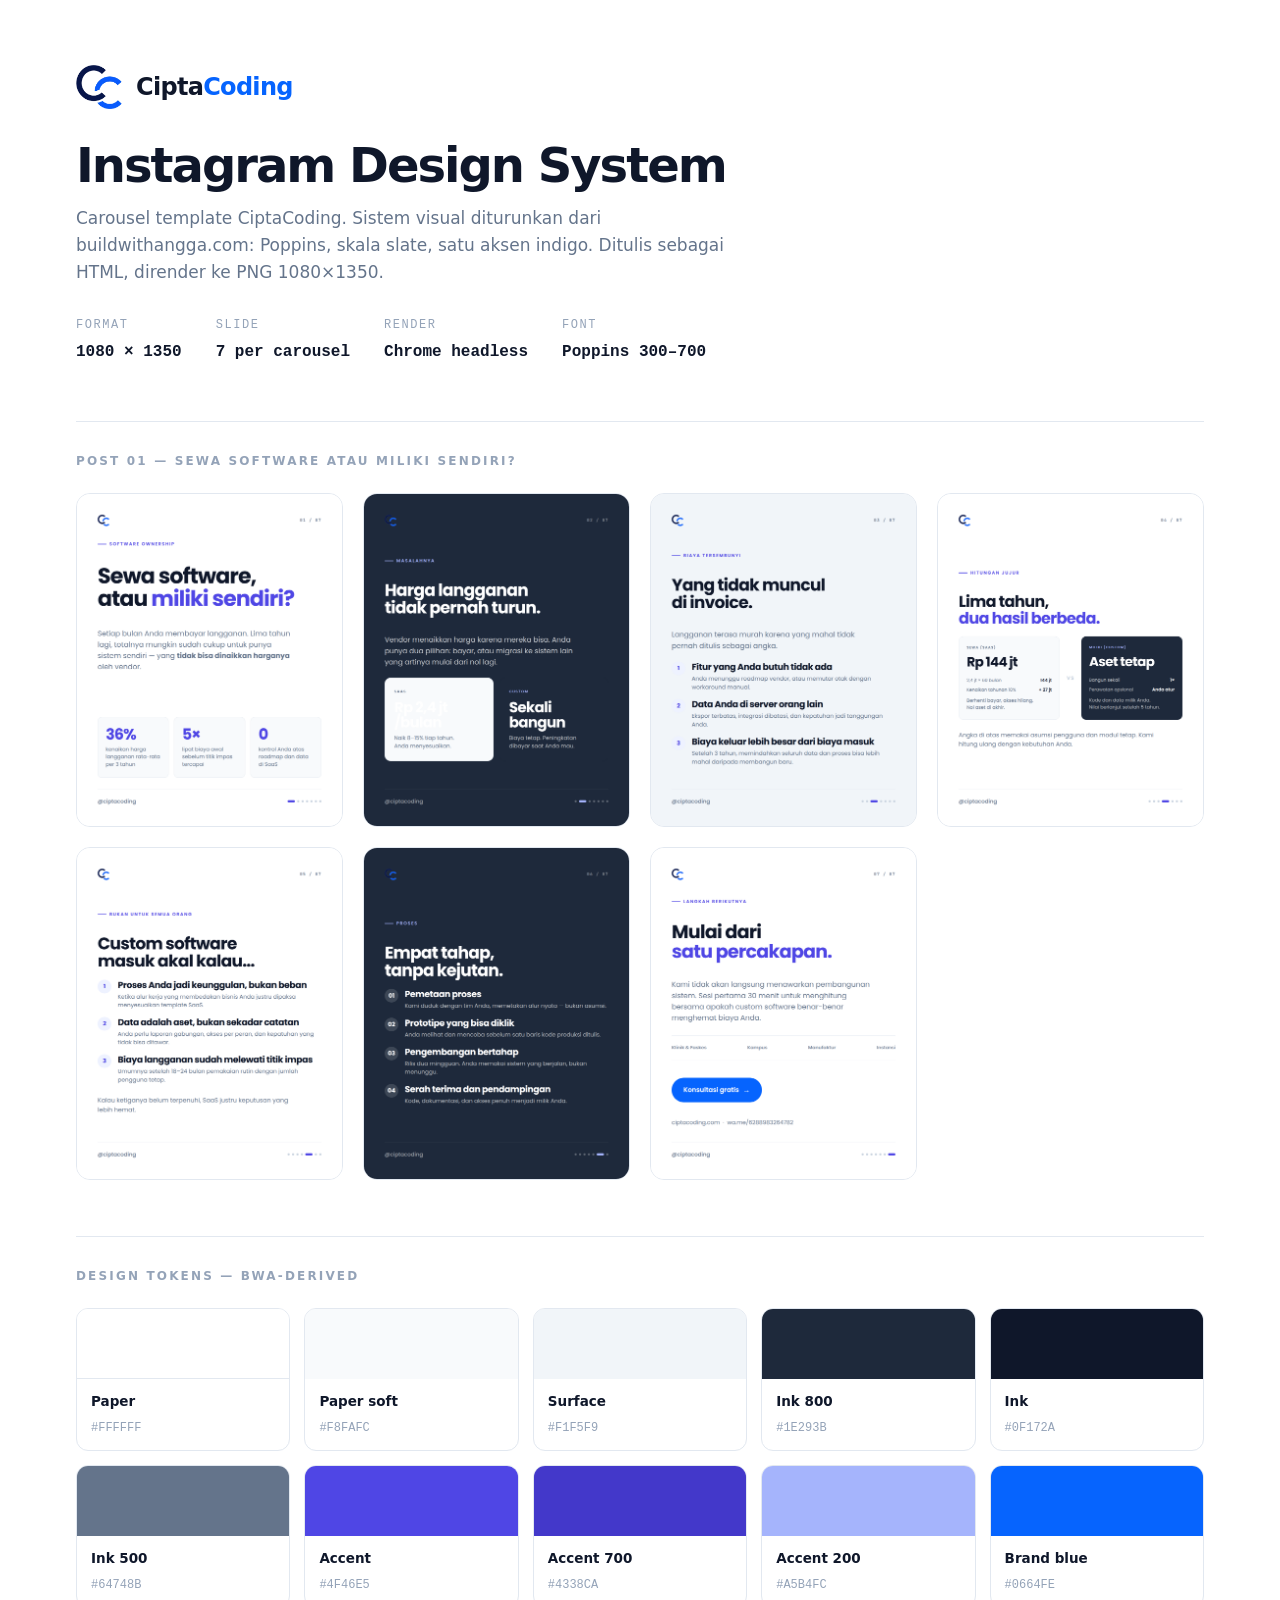
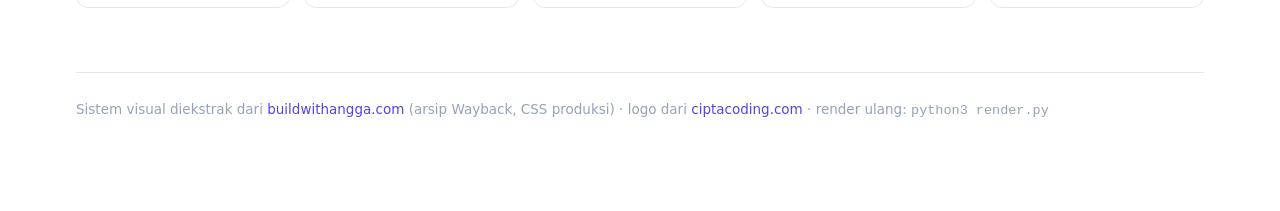
<file: index.html>
<!DOCTYPE html>
<html lang="id">
<head>
<meta charset="utf-8">
<meta name="viewport" content="width=device-width,initial-scale=1">
<title>CiptaCoding · Instagram Design System</title>
<style>
* { margin:0; padding:0; box-sizing:border-box; }
body {
  background:#FFFFFF; color:#0F172A; line-height:1.6;
  font-family:"Poppins",-apple-system,BlinkMacSystemFont,"Segoe UI",system-ui,sans-serif;
}
.wrap { max-width:1180px; margin:0 auto; padding:64px 26px 90px; }

.brand { display:flex; align-items:center; gap:14px; margin-bottom:30px; }
.brand img { width:46px; height:46px; object-fit:contain; }
.brand span { font-size:24px; font-weight:700; letter-spacing:-.7px; }
.brand em { font-style:normal; color:#0664FE; }

h1 { font-size:48px; font-weight:700; letter-spacing:-2px; line-height:1.06; margin-bottom:14px; }
.sub { font-size:17px; color:#64748B; max-width:680px; }

.meta { display:flex; gap:34px; margin-top:30px; flex-wrap:wrap; }
.meta div { font-family:ui-monospace,SFMono-Regular,monospace; font-size:12px; letter-spacing:.13em;
            text-transform:uppercase; color:#94A3B8; }
.meta b { display:block; font-family:inherit; font-size:16px; letter-spacing:0;
          text-transform:none; color:#0F172A; font-weight:600; margin-top:4px; }

h2 { font-size:12px; font-weight:600; letter-spacing:.18em; text-transform:uppercase;
     color:#94A3B8; margin:56px 0 22px; padding-top:30px; border-top:1px solid #E2E8F0; }

.grid { display:grid; grid-template-columns:repeat(auto-fill,minmax(238px,1fr)); gap:20px; }
.grid a { display:block; border-radius:14px; overflow:hidden; border:1px solid #E2E8F0;
          background:#fff; transition:transform .18s ease, box-shadow .18s ease; }
.grid a:hover { transform:translateY(-4px); box-shadow:0 18px 38px -18px rgba(15,23,42,.35); }
.grid img { width:100%; display:block; }

.tokens { display:grid; grid-template-columns:repeat(auto-fill,minmax(178px,1fr)); gap:14px; }
.tok { border:1px solid #E2E8F0; border-radius:12px; overflow:hidden; background:#fff; }
.tok .sw { height:70px; }
.tok .lb { padding:12px 14px; }
.tok .lb b { display:block; font-size:13.5px; font-weight:600; }
.tok .lb code { font-family:ui-monospace,SFMono-Regular,monospace; font-size:12px; color:#94A3B8; }

footer { margin-top:64px; padding-top:26px; border-top:1px solid #E2E8F0;
         font-size:13.5px; color:#94A3B8; }
footer a { color:#4F46E5; text-decoration:none; }
</style>
</head>
<body>
<div class="wrap">

  <div class="brand">
    <img src="src/assets/logo-mark.png" alt="CiptaCoding">
    <span>Cipta<em>Coding</em></span>
  </div>

  <h1>Instagram Design System</h1>
  <p class="sub">
    Carousel template CiptaCoding. Sistem visual diturunkan dari buildwithangga.com:
    Poppins, skala slate, satu aksen indigo. Ditulis sebagai HTML, dirender ke PNG 1080×1350.
  </p>

  <div class="meta">
    <div>Format<b>1080 &times; 1350</b></div>
    <div>Slide<b>7 per carousel</b></div>
    <div>Render<b>Chrome headless</b></div>
    <div>Font<b>Poppins 300&ndash;700</b></div>
  </div>

  <h2>Post 01 &mdash; Sewa software atau miliki sendiri?</h2>
  <div class="grid">
    <a href="exports/p1_01.png"><img src="exports/p1_01.png" alt="Slide 1"></a>
    <a href="exports/p1_02.png"><img src="exports/p1_02.png" alt="Slide 2"></a>
    <a href="exports/p1_03.png"><img src="exports/p1_03.png" alt="Slide 3"></a>
    <a href="exports/p1_04.png"><img src="exports/p1_04.png" alt="Slide 4"></a>
    <a href="exports/p1_05.png"><img src="exports/p1_05.png" alt="Slide 5"></a>
    <a href="exports/p1_06.png"><img src="exports/p1_06.png" alt="Slide 6"></a>
    <a href="exports/p1_07.png"><img src="exports/p1_07.png" alt="Slide 7"></a>
  </div>

  <h2>Design tokens &mdash; BWA-derived</h2>
  <div class="tokens">
    <div class="tok"><div class="sw" style="background:#FFFFFF;border-bottom:1px solid #E2E8F0"></div><div class="lb"><b>Paper</b><code>#FFFFFF</code></div></div>
    <div class="tok"><div class="sw" style="background:#F8FAFC"></div><div class="lb"><b>Paper soft</b><code>#F8FAFC</code></div></div>
    <div class="tok"><div class="sw" style="background:#F1F5F9"></div><div class="lb"><b>Surface</b><code>#F1F5F9</code></div></div>
    <div class="tok"><div class="sw" style="background:#1E293B"></div><div class="lb"><b>Ink 800</b><code>#1E293B</code></div></div>
    <div class="tok"><div class="sw" style="background:#0F172A"></div><div class="lb"><b>Ink</b><code>#0F172A</code></div></div>
    <div class="tok"><div class="sw" style="background:#64748B"></div><div class="lb"><b>Ink 500</b><code>#64748B</code></div></div>
    <div class="tok"><div class="sw" style="background:#4F46E5"></div><div class="lb"><b>Accent</b><code>#4F46E5</code></div></div>
    <div class="tok"><div class="sw" style="background:#4338CA"></div><div class="lb"><b>Accent 700</b><code>#4338CA</code></div></div>
    <div class="tok"><div class="sw" style="background:#A5B4FC"></div><div class="lb"><b>Accent 200</b><code>#A5B4FC</code></div></div>
    <div class="tok"><div class="sw" style="background:#0664FE"></div><div class="lb"><b>Brand blue</b><code>#0664FE</code></div></div>
  </div>

  <footer>
    Sistem visual diekstrak dari <a href="https://buildwithangga.com">buildwithangga.com</a>
    (arsip Wayback, CSS produksi) &middot; logo dari <a href="https://ciptacoding.com">ciptacoding.com</a>
    &middot; render ulang: <code>python3 render.py</code>
  </footer>

</div>
</body>
</html>
</file>
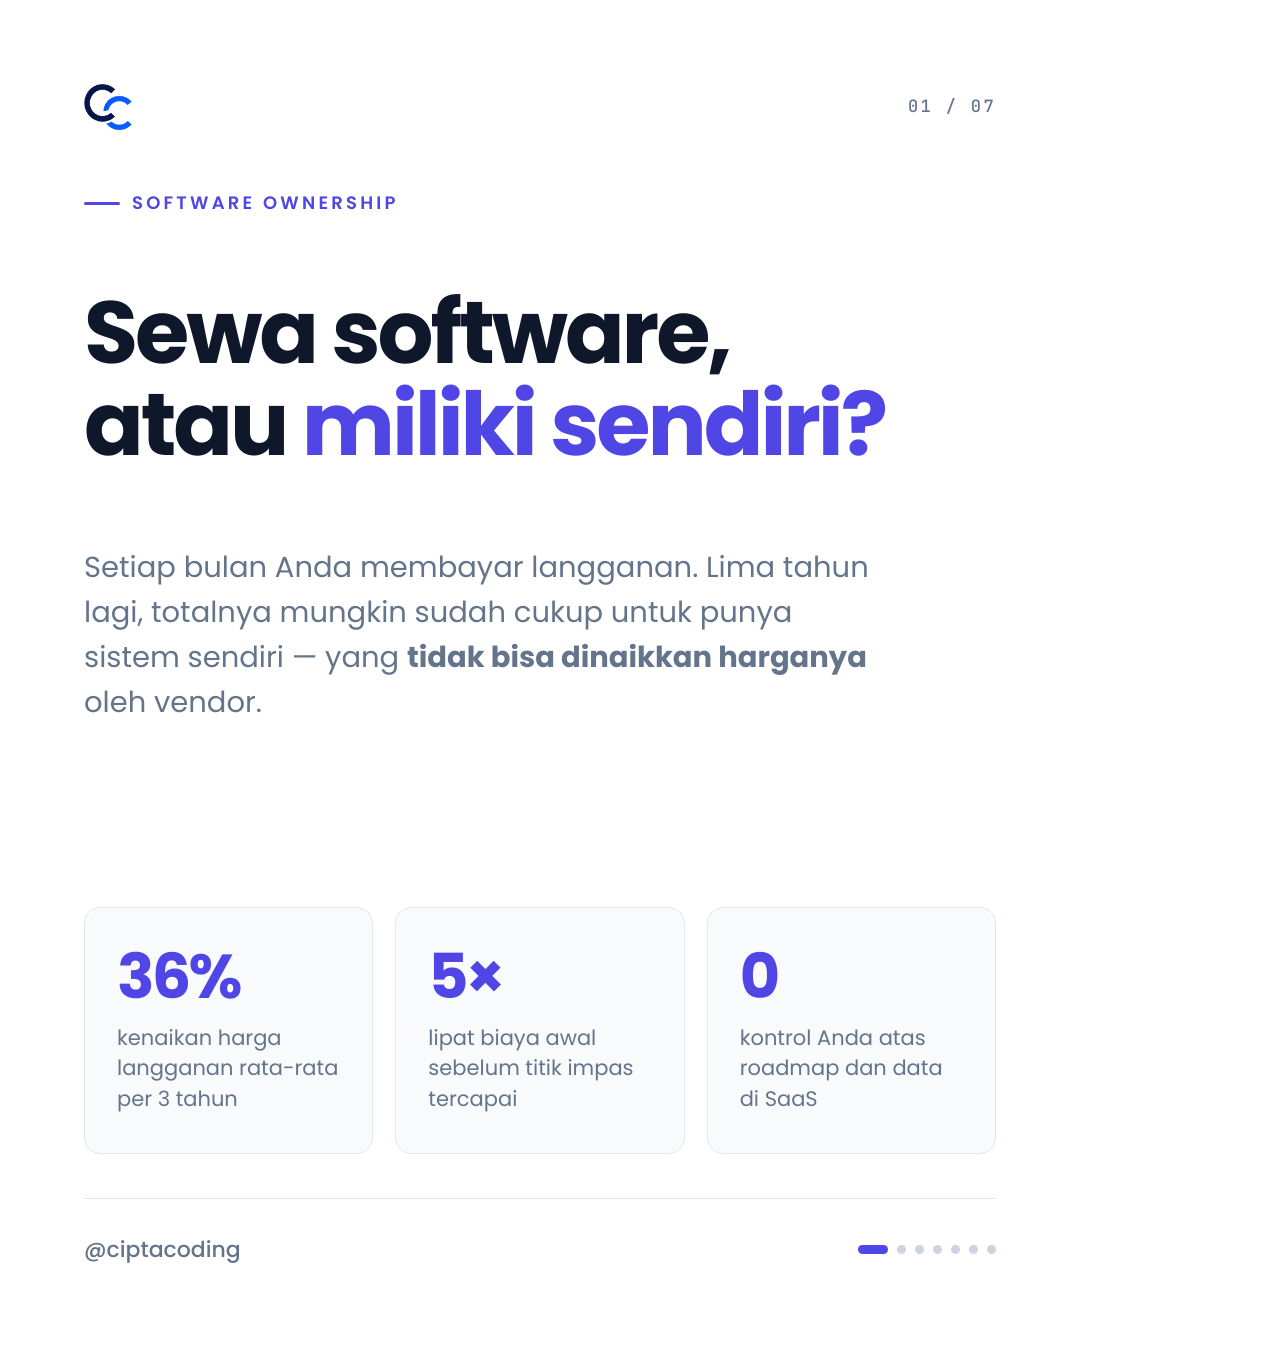
<file: posts/p1_01.html>
<!DOCTYPE html>
<html lang="id">
<head>
<meta charset="utf-8">
<title>01 — Sewa software atau miliki sendiri?</title>
<link rel="stylesheet" href="../src/assets/style.css">
</head>
<body>
<div class="slide">

  <div class="topbar">
    <img class="logo" src="../src/assets/logo-mark.png" alt="CiptaCoding">
    <span class="counter">01 / 07</span>
  </div>

  <div class="body top">
    <div class="kicker">Software Ownership</div>

    <h1>Sewa software,<br>atau <span class="hl">miliki sendiri?</span></h1>

    <p class="lead">
      Setiap bulan Anda membayar langganan. Lima tahun lagi, totalnya
      mungkin sudah cukup untuk punya sistem sendiri &mdash; yang
      <strong>tidak bisa dinaikkan harganya</strong> oleh vendor.
    </p>
  </div>

  <div class="stats">
    <div class="stat">
      <div class="n">36%</div>
      <div class="t">kenaikan harga langganan rata-rata per 3 tahun</div>
    </div>
    <div class="stat">
      <div class="n">5&times;</div>
      <div class="t">lipat biaya awal sebelum titik impas tercapai</div>
    </div>
    <div class="stat">
      <div class="n">0</div>
      <div class="t">kontrol Anda atas roadmap dan data di SaaS</div>
    </div>
  </div>

  <div class="footer">
    <span class="handle">@ciptacoding</span>
    <div class="dots">
      <i class="dot on"></i><i class="dot"></i><i class="dot"></i>
      <i class="dot"></i><i class="dot"></i><i class="dot"></i><i class="dot"></i>
    </div>
  </div>

</div>
</body>
</html>
</file>
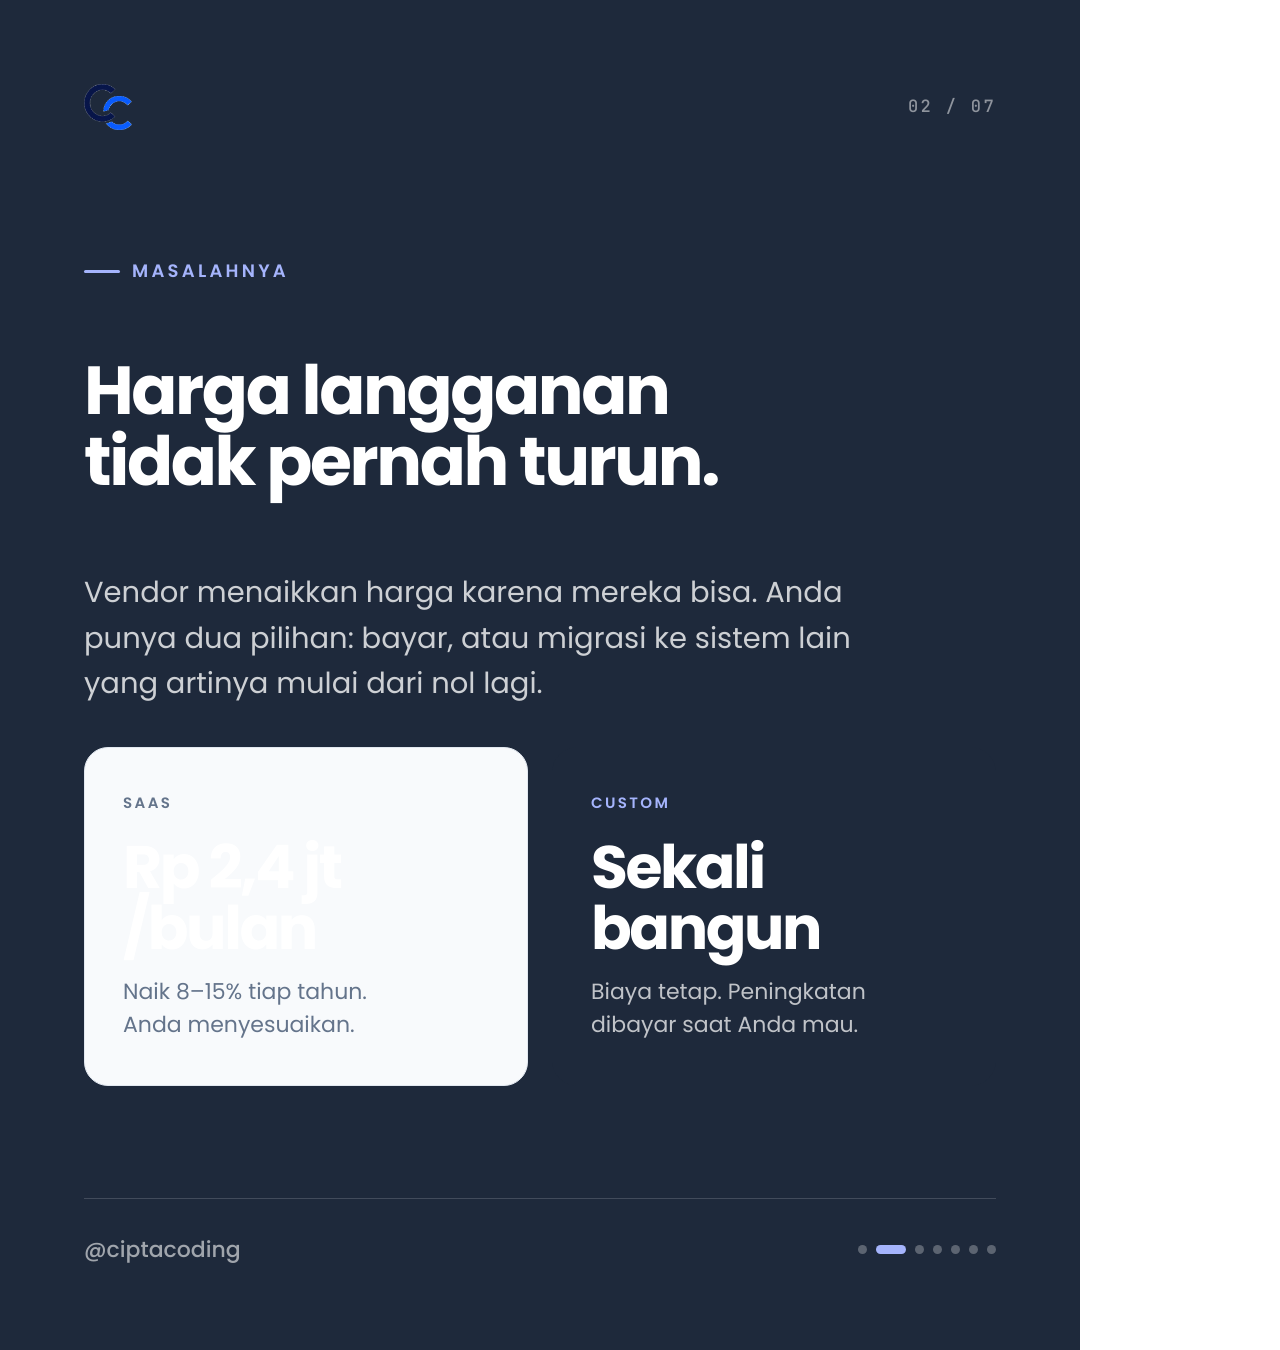
<file: posts/p1_02.html>
<!DOCTYPE html>
<html lang="id">
<head>
<meta charset="utf-8">
<title>02 — Harga langganan selalu naik</title>
<link rel="stylesheet" href="../src/assets/style.css">
</head>
<body>
<div class="slide dark">

  <div class="topbar">
    <img class="logo" src="../src/assets/logo-mark.png" alt="CiptaCoding">
    <span class="counter">02 / 07</span>
  </div>

  <div class="body">
    <div class="kicker">Masalahnya</div>

    <h2>Harga langganan<br>tidak pernah turun.</h2>

    <p class="lead">
      Vendor menaikkan harga karena mereka bisa. Anda punya
      dua pilihan: bayar, atau migrasi ke sistem lain yang
      artinya mulai dari nol lagi.
    </p>

    <div class="compare">
      <div class="card">
        <div class="tag">SaaS</div>
        <div class="big">Rp 2,4 jt<br>/bulan</div>
        <div class="sub">Naik 8&ndash;15% tiap tahun.<br>Anda menyesuaikan.</div>
      </div>
      <div class="card solid">
        <div class="tag">Custom</div>
        <div class="big">Sekali<br>bangun</div>
        <div class="sub">Biaya tetap. Peningkatan<br>dibayar saat Anda mau.</div>
      </div>
    </div>
  </div>

  <div class="footer">
    <span class="handle">@ciptacoding</span>
    <div class="dots">
      <i class="dot"></i><i class="dot on"></i><i class="dot"></i>
      <i class="dot"></i><i class="dot"></i><i class="dot"></i><i class="dot"></i>
    </div>
  </div>

</div>
</body>
</html>
</file>
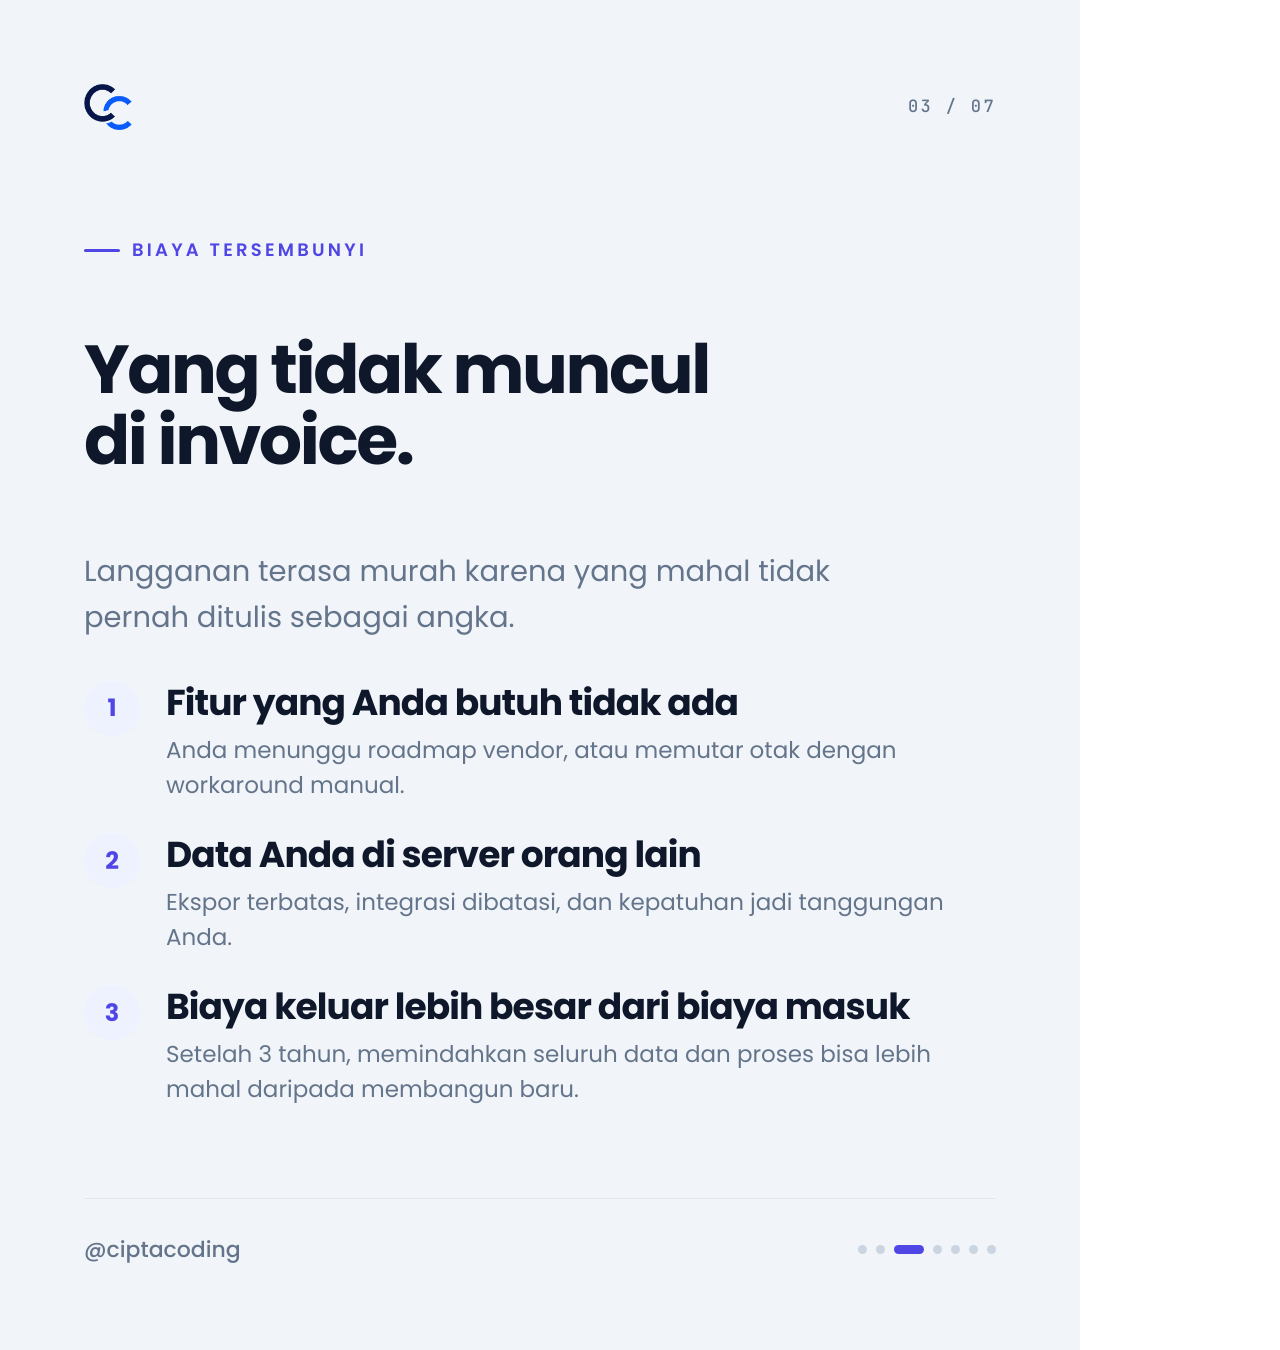
<file: posts/p1_03.html>
<!DOCTYPE html>
<html lang="id">
<head>
<meta charset="utf-8">
<title>03 — Anda menyewa jalan, bukan memilih arah</title>
<link rel="stylesheet" href="../src/assets/style.css">
</head>
<body>
<div class="slide tint">

  <div class="topbar">
    <img class="logo" src="../src/assets/logo-mark.png" alt="CiptaCoding">
    <span class="counter">03 / 07</span>
  </div>

  <div class="body">
    <div class="kicker">Biaya Tersembunyi</div>

    <h2>Yang tidak muncul<br>di invoice.</h2>

    <p class="lead">
      Langganan terasa murah karena yang mahal tidak pernah
      ditulis sebagai angka.
    </p>

    <div class="list">
      <div class="item">
        <div class="idx">1</div>
        <div class="txt">
          <h3>Fitur yang Anda butuh tidak ada</h3>
          <p>Anda menunggu roadmap vendor, atau memutar otak dengan workaround manual.</p>
        </div>
      </div>
      <div class="item">
        <div class="idx">2</div>
        <div class="txt">
          <h3>Data Anda di server orang lain</h3>
          <p>Ekspor terbatas, integrasi dibatasi, dan kepatuhan jadi tanggungan Anda.</p>
        </div>
      </div>
      <div class="item">
        <div class="idx">3</div>
        <div class="txt">
          <h3>Biaya keluar lebih besar dari biaya masuk</h3>
          <p>Setelah 3 tahun, memindahkan seluruh data dan proses bisa lebih mahal daripada membangun baru.</p>
        </div>
      </div>
    </div>
  </div>

  <div class="footer">
    <span class="handle">@ciptacoding</span>
    <div class="dots">
      <i class="dot"></i><i class="dot"></i><i class="dot on"></i>
      <i class="dot"></i><i class="dot"></i><i class="dot"></i><i class="dot"></i>
    </div>
  </div>

</div>
</body>
</html>
</file>
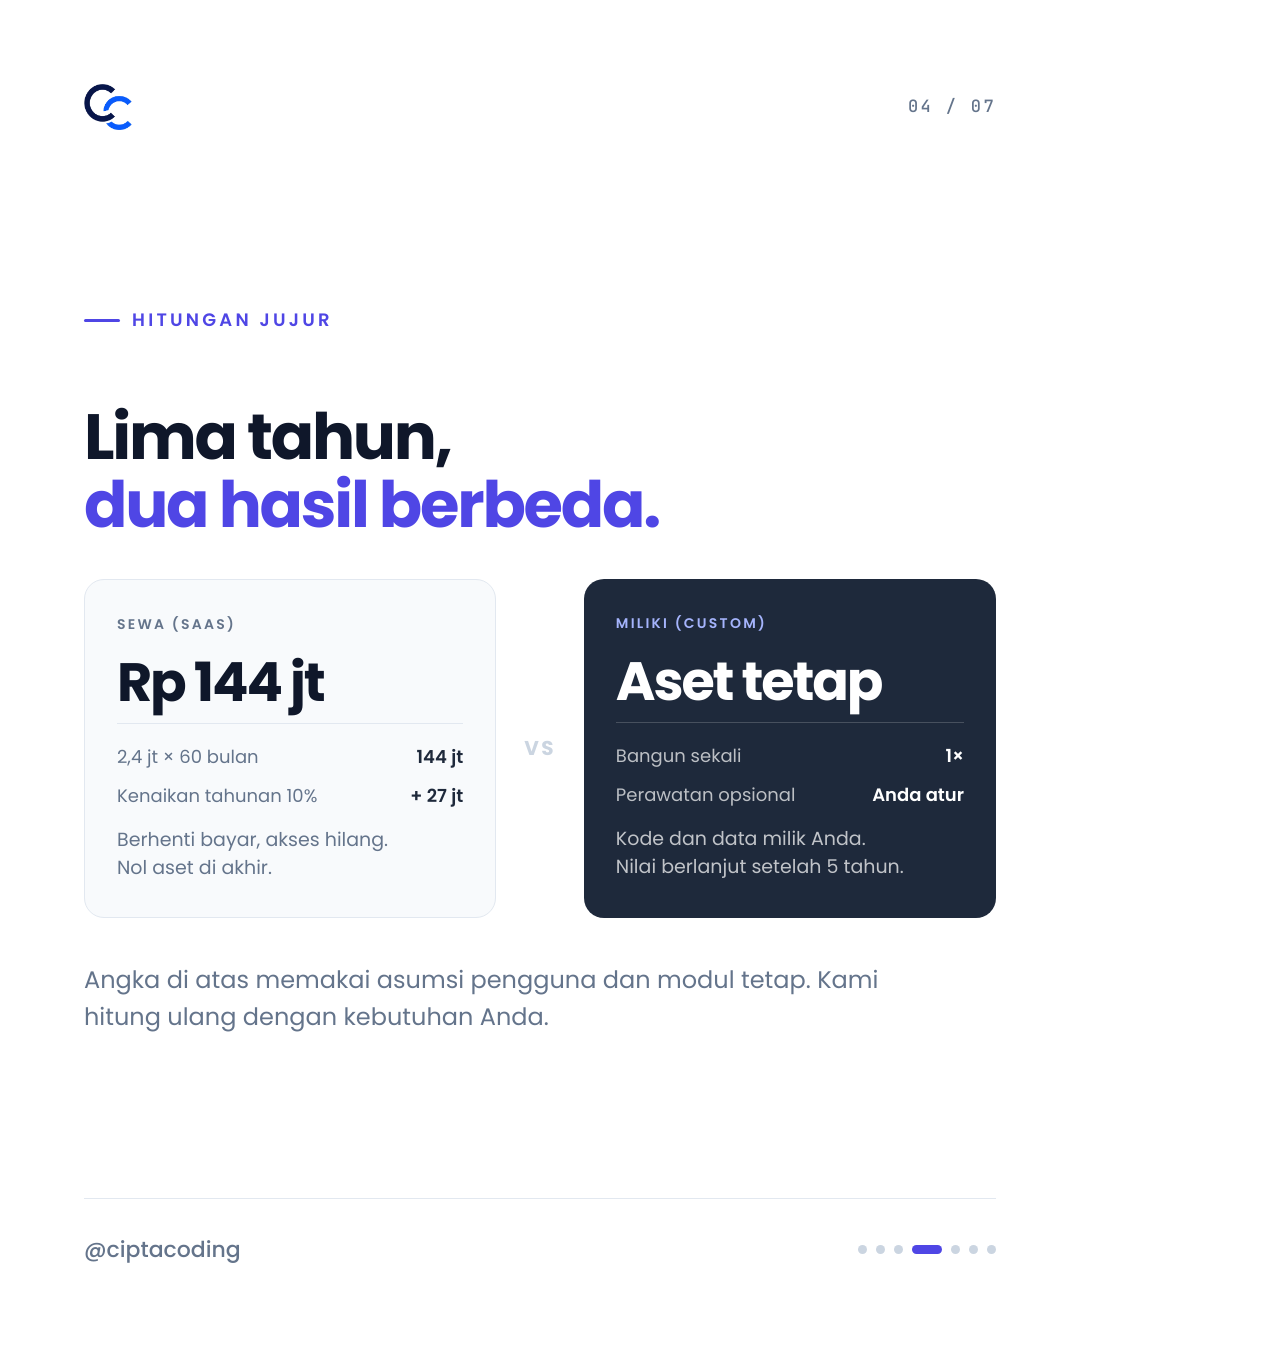
<file: posts/p1_04.html>
<!DOCTYPE html>
<html lang="id">
<head>
<meta charset="utf-8">
<title>04 — Hitungan lima tahun</title>
<link rel="stylesheet" href="../src/assets/style.css">
<style>
  .calc { display: grid; grid-template-columns: 1fr auto 1fr; gap: 28px; align-items: stretch; }
  .calc .col { border-radius: 20px; padding: 34px 32px; }
  .calc .col.a { background: #F8FAFC; border: 1.5px solid #E2E8F0; }
  .calc .col.b { background: #1E293B; color: #fff; }
  .calc .lbl { font-size: 14px; font-weight: 600; letter-spacing: .16em;
               text-transform: uppercase; color: #64748B; margin-bottom: 20px; }
  .calc .col.b .lbl { color: #A5B4FC; }
  .calc .amount { font-size: 54px; font-weight: 700; letter-spacing: -.04em; line-height: 1; }
  .calc .note { font-size: 19px; line-height: 1.5; color: #64748B; margin-top: 16px; }
  .calc .col.b .note { color: rgba(255,255,255,.72); }
  .calc .vs { display: grid; place-items: center; font-size: 20px; font-weight: 700;
              letter-spacing: .12em; color: #CBD5E1; }
  .split { display: flex; flex-direction: column; gap: 12px; margin-top: 14px;
           padding-top: 20px; border-top: 1px solid #E2E8F0; }
  .calc .col.b .split { border-top-color: rgba(255,255,255,.18); }
  .split div { display: flex; justify-content: space-between; font-size: 18px; color: #64748B; }
  .calc .col.b .split div { color: rgba(255,255,255,.7); }
  .split div b { font-weight: 600; color: #1E293B; }
  .calc .col.b .split div b { color: #fff; }
</style>
</head>
<body>
<div class="slide">

  <div class="topbar">
    <img class="logo" src="../src/assets/logo-mark.png" alt="CiptaCoding">
    <span class="counter">04 / 07</span>
  </div>

  <div class="body">
    <div class="kicker">Hitungan Jujur</div>

    <h2 style="font-size:64px">Lima tahun,<br><span class="hl">dua hasil berbeda.</span></h2>

    <div class="calc">
      <div class="col a">
        <div class="lbl">Sewa (SaaS)</div>
        <div class="amount">Rp 144 jt</div>
        <div class="split">
          <div><span>2,4 jt &times; 60 bulan</span><b>144 jt</b></div>
          <div><span>Kenaikan tahunan 10%</span><b>+ 27 jt</b></div>
        </div>
        <div class="note">Berhenti bayar, akses hilang.<br>Nol aset di akhir.</div>
      </div>

      <div class="vs">VS</div>

      <div class="col b">
        <div class="lbl">Miliki (Custom)</div>
        <div class="amount">Aset tetap</div>
        <div class="split">
          <div><span>Bangun sekali</span><b>1&times;</b></div>
          <div><span>Perawatan opsional</span><b>Anda atur</b></div>
        </div>
        <div class="note">Kode dan data milik Anda.<br>Nilai berlanjut setelah 5 tahun.</div>
      </div>
    </div>

    <p class="lead" style="font-size:24px;margin-top:4px">
      Angka di atas memakai asumsi pengguna dan modul tetap. Kami hitung ulang dengan kebutuhan Anda.
    </p>
  </div>

  <div class="footer">
    <span class="handle">@ciptacoding</span>
    <div class="dots">
      <i class="dot"></i><i class="dot"></i><i class="dot"></i>
      <i class="dot on"></i><i class="dot"></i><i class="dot"></i><i class="dot"></i>
    </div>
  </div>

</div>
</body>
</html>
</file>
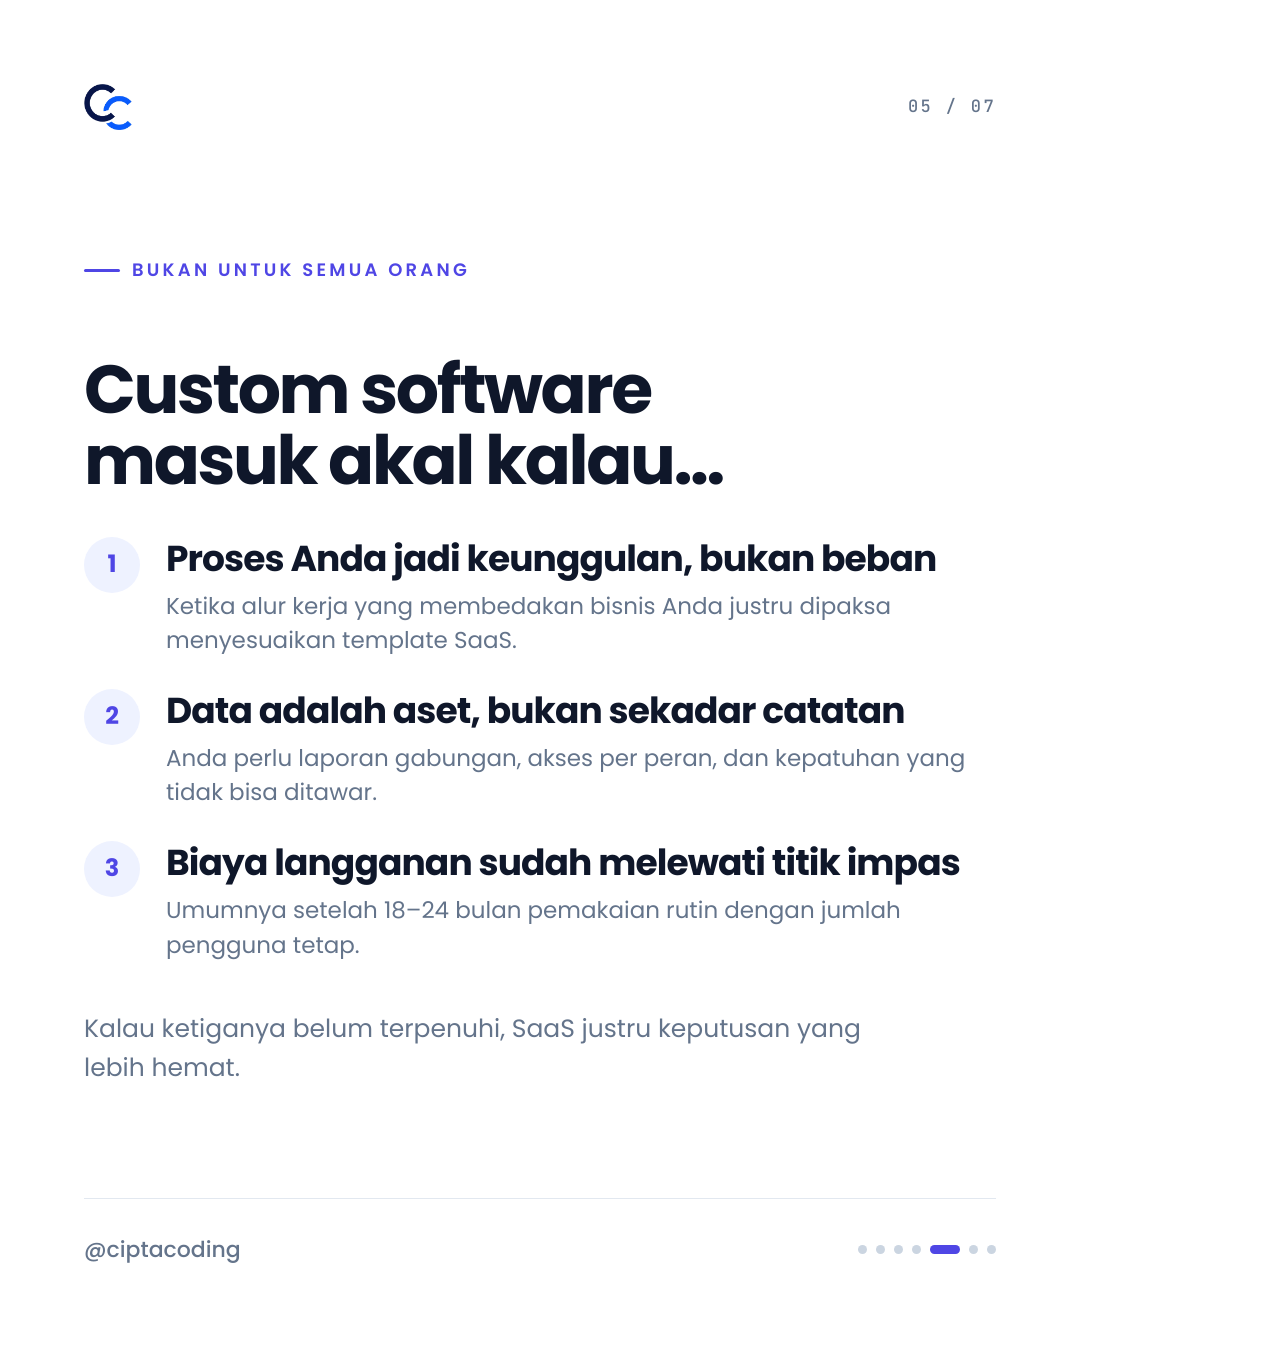
<file: posts/p1_05.html>
<!DOCTYPE html>
<html lang="id">
<head>
<meta charset="utf-8">
<title>05 — Kapan custom software masuk akal</title>
<link rel="stylesheet" href="../src/assets/style.css">
</head>
<body>
<div class="slide">

  <div class="topbar">
    <img class="logo" src="../src/assets/logo-mark.png" alt="CiptaCoding">
    <span class="counter">05 / 07</span>
  </div>

  <div class="body">
    <div class="kicker">Bukan untuk semua orang</div>

    <h2>Custom software<br>masuk akal kalau&hellip;</h2>

    <div class="list">
      <div class="item">
        <div class="idx">1</div>
        <div class="txt">
          <h3>Proses Anda jadi keunggulan, bukan beban</h3>
          <p>Ketika alur kerja yang membedakan bisnis Anda justru dipaksa menyesuaikan template SaaS.</p>
        </div>
      </div>
      <div class="item">
        <div class="idx">2</div>
        <div class="txt">
          <h3>Data adalah aset, bukan sekadar catatan</h3>
          <p>Anda perlu laporan gabungan, akses per peran, dan kepatuhan yang tidak bisa ditawar.</p>
        </div>
      </div>
      <div class="item">
        <div class="idx">3</div>
        <div class="txt">
          <h3>Biaya langganan sudah melewati titik impas</h3>
          <p>Umumnya setelah 18&ndash;24 bulan pemakaian rutin dengan jumlah pengguna tetap.</p>
        </div>
      </div>
    </div>

    <p class="lead" style="font-size:25px;margin-top:6px">
      Kalau ketiganya belum terpenuhi, SaaS justru keputusan yang lebih hemat.
    </p>
  </div>

  <div class="footer">
    <span class="handle">@ciptacoding</span>
    <div class="dots">
      <i class="dot"></i><i class="dot"></i><i class="dot"></i>
      <i class="dot"></i><i class="dot on"></i><i class="dot"></i><i class="dot"></i>
    </div>
  </div>

</div>
</body>
</html>
</file>
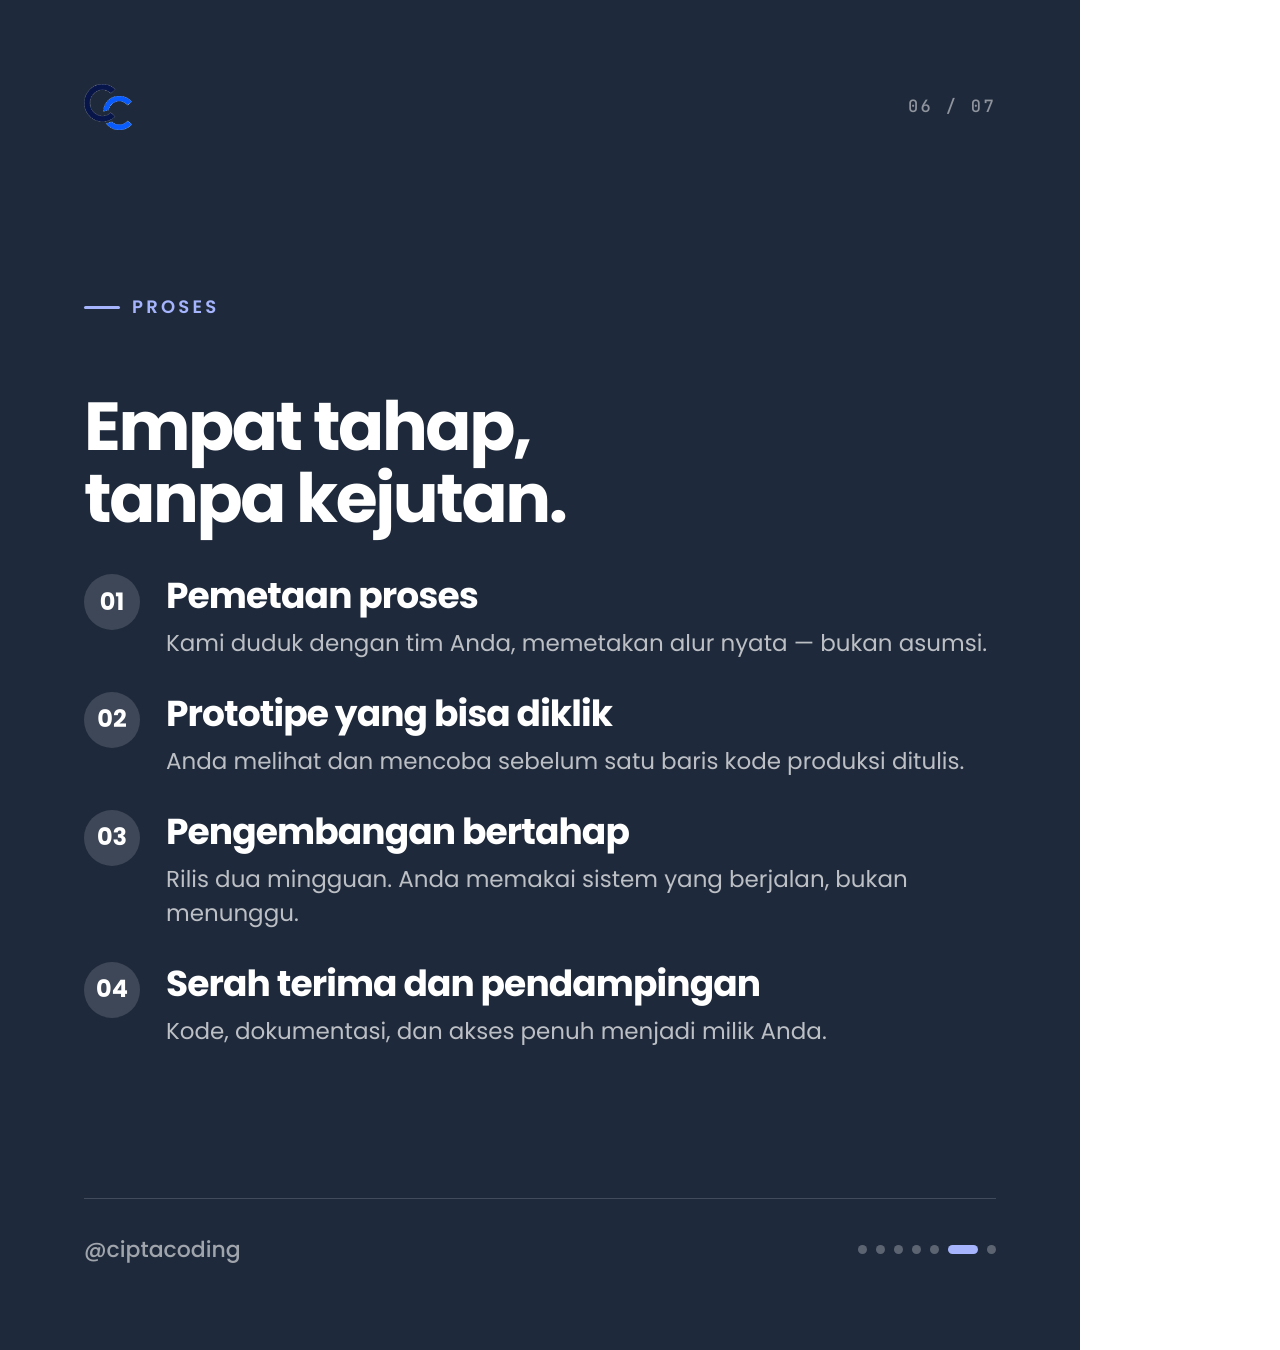
<file: posts/p1_06.html>
<!DOCTYPE html>
<html lang="id">
<head>
<meta charset="utf-8">
<title>06 — Cara kami membangun</title>
<link rel="stylesheet" href="../src/assets/style.css">
</head>
<body>
<div class="slide dark">

  <div class="topbar">
    <img class="logo" src="../src/assets/logo-mark.png" alt="CiptaCoding">
    <span class="counter">06 / 07</span>
  </div>

  <div class="body">
    <div class="kicker">Proses</div>

    <h2>Empat tahap,<br>tanpa kejutan.</h2>

    <div class="list">
      <div class="item">
        <div class="idx">01</div>
        <div class="txt">
          <h3>Pemetaan proses</h3>
          <p>Kami duduk dengan tim Anda, memetakan alur nyata &mdash; bukan asumsi.</p>
        </div>
      </div>
      <div class="item">
        <div class="idx">02</div>
        <div class="txt">
          <h3>Prototipe yang bisa diklik</h3>
          <p>Anda melihat dan mencoba sebelum satu baris kode produksi ditulis.</p>
        </div>
      </div>
      <div class="item">
        <div class="idx">03</div>
        <div class="txt">
          <h3>Pengembangan bertahap</h3>
          <p>Rilis dua mingguan. Anda memakai sistem yang berjalan, bukan menunggu.</p>
        </div>
      </div>
      <div class="item">
        <div class="idx">04</div>
        <div class="txt">
          <h3>Serah terima dan pendampingan</h3>
          <p>Kode, dokumentasi, dan akses penuh menjadi milik Anda.</p>
        </div>
      </div>
    </div>
  </div>

  <div class="footer">
    <span class="handle">@ciptacoding</span>
    <div class="dots">
      <i class="dot"></i><i class="dot"></i><i class="dot"></i>
      <i class="dot"></i><i class="dot"></i><i class="dot on"></i><i class="dot"></i>
    </div>
  </div>

</div>
</body>
</html>
</file>
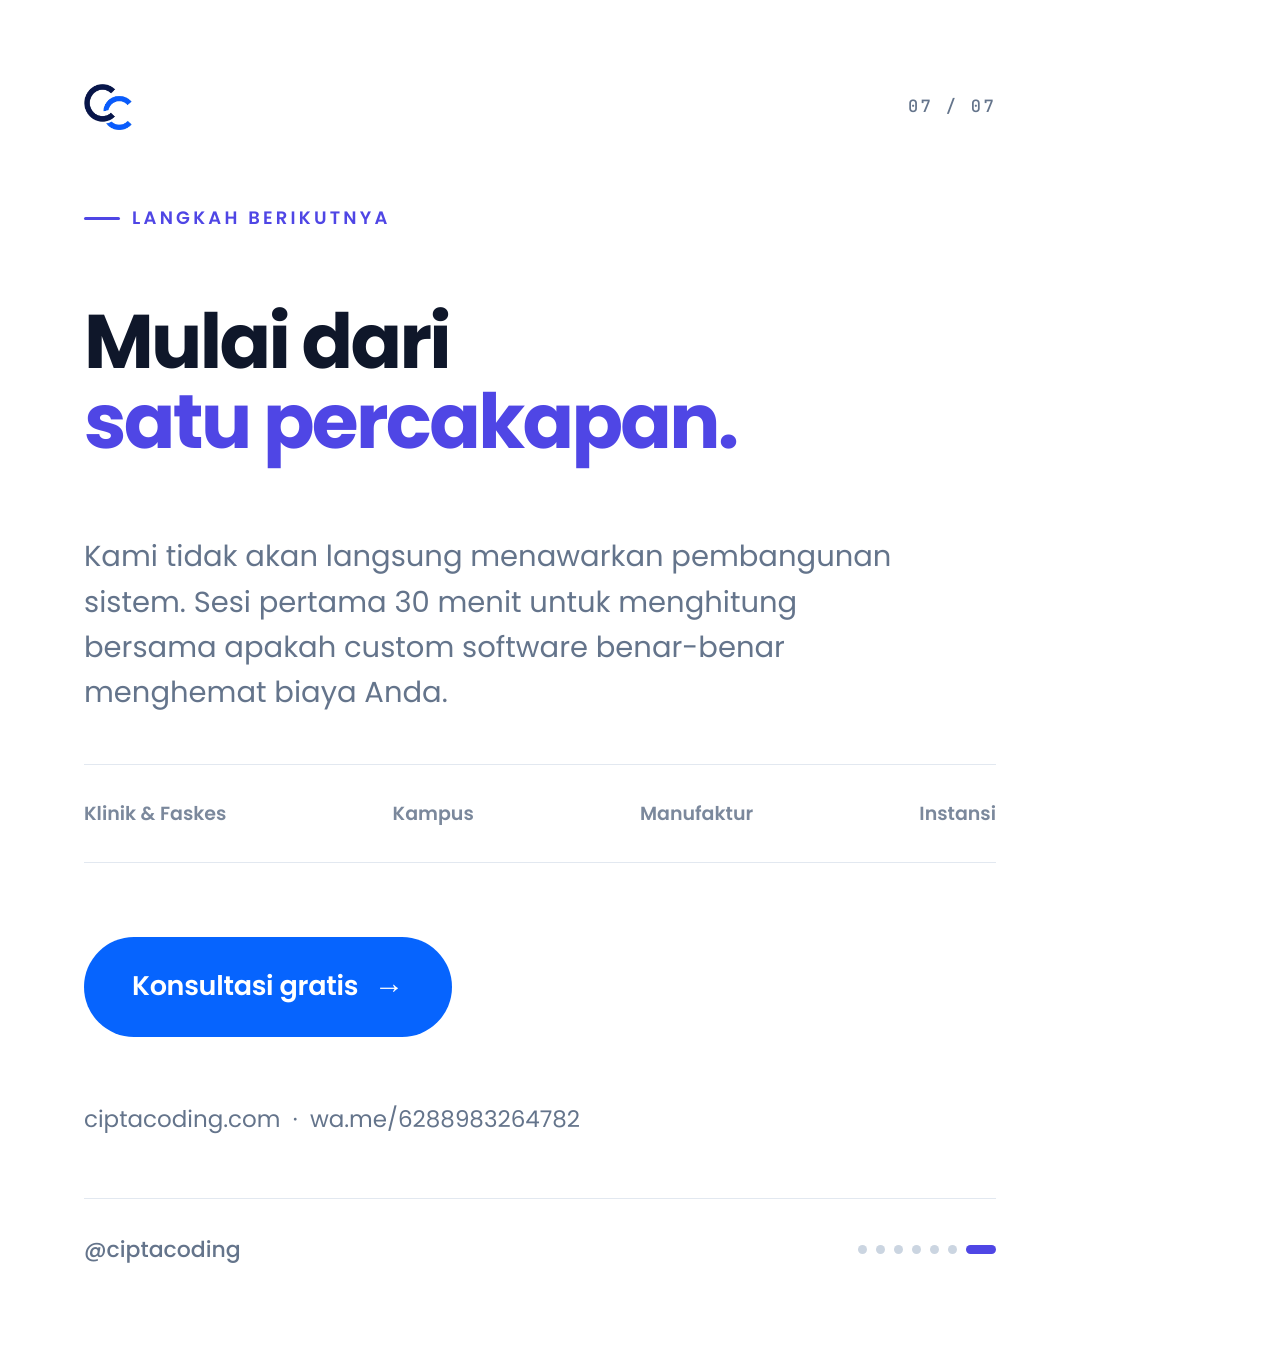
<file: posts/p1_07.html>
<!DOCTYPE html>
<html lang="id">
<head>
<meta charset="utf-8">
<title>07 — Konsultasi</title>
<link rel="stylesheet" href="../src/assets/style.css">
</head>
<body>
<div class="slide">

  <div class="topbar">
    <img class="logo" src="../src/assets/logo-mark.png" alt="CiptaCoding">
    <span class="counter">07 / 07</span>
  </div>

  <div class="body">
    <div class="kicker">Langkah Berikutnya</div>

    <h2 style="font-size:76px">Mulai dari<br><span class="hl">satu percakapan.</span></h2>

    <p class="lead">
      Kami tidak akan langsung menawarkan pembangunan sistem.
      Sesi pertama 30 menit untuk menghitung bersama apakah
      custom software benar-benar menghemat biaya Anda.
    </p>

    <div class="logos" style="margin-top:8px">
      <span>Klinik &amp; Faskes</span>
      <span>Kampus</span>
      <span>Manufaktur</span>
      <span>Instansi</span>
    </div>

    <div class="cta" style="margin-top:34px">
      <span>Konsultasi gratis</span><span class="arrow">&rarr;</span>
    </div>

    <p class="lead" style="font-size:23px;margin-top:26px;color:var(--ink-500)">
      ciptacoding.com &nbsp;&middot;&nbsp; wa.me/6288983264782
    </p>
  </div>

  <div class="footer">
    <span class="handle">@ciptacoding</span>
    <div class="dots">
      <i class="dot"></i><i class="dot"></i><i class="dot"></i>
      <i class="dot"></i><i class="dot"></i><i class="dot"></i><i class="dot on"></i>
    </div>
  </div>

</div>
</body>
</html>
</file>
<file: src/assets/style.css>
/* ==========================================================================
   CiptaCoding — Instagram Design System
   Gaya: clean, warm, content-first. Off-white paper + satu aksen biru.
   ========================================================================== */

@font-face {
  font-family: 'Plus Jakarta Sans';
  font-style: italic;
  font-weight: 400;
  font-display: swap;
  src: url([data-uri]) format('woff2');
  unicode-range: U+0000-00FF, U+0131, U+0152-0153, U+02BB-02BC, U+02C6, U+02DA, U+02DC, U+0304, U+0308, U+0329, U+2000-206F, U+20AC, U+2122, U+2191, U+2193, U+2212, U+2215, U+FEFF, U+FFFD;
}
@font-face {
  font-family: 'Plus Jakarta Sans';
  font-style: normal;
  font-weight: 400;
  font-display: swap;
  src: url([data-uri]) format('woff2');
  unicode-range: U+0000-00FF, U+0131, U+0152-0153, U+02BB-02BC, U+02C6, U+02DA, U+02DC, U+0304, U+0308, U+0329, U+2000-206F, U+20AC, U+2122, U+2191, U+2193, U+2212, U+2215, U+FEFF, U+FFFD;
}
@font-face {
  font-family: 'Plus Jakarta Sans';
  font-style: normal;
  font-weight: 500;
  font-display: swap;
  src: url([data-uri]) format('woff2');
  unicode-range: U+0000-00FF, U+0131, U+0152-0153, U+02BB-02BC, U+02C6, U+02DA, U+02DC, U+0304, U+0308, U+0329, U+2000-206F, U+20AC, U+2122, U+2191, U+2193, U+2212, U+2215, U+FEFF, U+FFFD;
}
@font-face {
  font-family: 'Plus Jakarta Sans';
  font-style: normal;
  font-weight: 600;
  font-display: swap;
  src: url([data-uri]) format('woff2');
  unicode-range: U+0000-00FF, U+0131, U+0152-0153, U+02BB-02BC, U+02C6, U+02DA, U+02DC, U+0304, U+0308, U+0329, U+2000-206F, U+20AC, U+2122, U+2191, U+2193, U+2212, U+2215, U+FEFF, U+FFFD;
}
@font-face {
  font-family: 'Plus Jakarta Sans';
  font-style: normal;
  font-weight: 700;
  font-display: swap;
  src: url([data-uri]) format('woff2');
  unicode-range: U+0000-00FF, U+0131, U+0152-0153, U+02BB-02BC, U+02C6, U+02DA, U+02DC, U+0304, U+0308, U+0329, U+2000-206F, U+20AC, U+2122, U+2191, U+2193, U+2212, U+2215, U+FEFF, U+FFFD;
}
@font-face {
  font-family: 'Plus Jakarta Sans';
  font-style: normal;
  font-weight: 800;
  font-display: swap;
  src: url([data-uri]) format('woff2');
  unicode-range: U+0000-00FF, U+0131, U+0152-0153, U+02BB-02BC, U+02C6, U+02DA, U+02DC, U+0304, U+0308, U+0329, U+2000-206F, U+20AC, U+2122, U+2191, U+2193, U+2212, U+2215, U+FEFF, U+FFFD;
}
@font-face {
  font-family: 'JetBrains Mono';
  font-style: normal;
  font-weight: 400;
  font-display: swap;
  src: url([data-uri]) format('woff2');
  unicode-range: U+0000-00FF, U+0131, U+0152-0153, U+02BB-02BC, U+02C6, U+02DA, U+02DC, U+0304, U+0308, U+0329, U+2000-206F, U+20AC, U+2122, U+2191, U+2193, U+2212, U+2215, U+FEFF, U+FFFD;
}
@font-face {
  font-family: 'JetBrains Mono';
  font-style: normal;
  font-weight: 500;
  font-display: swap;
  src: url([data-uri]) format('woff2');
  unicode-range: U+0000-00FF, U+0131, U+0152-0153, U+02BB-02BC, U+02C6, U+02DA, U+02DC, U+0304, U+0308, U+0329, U+2000-206F, U+20AC, U+2122, U+2191, U+2193, U+2212, U+2215, U+FEFF, U+FFFD;
}
@font-face {
  font-family: 'JetBrains Mono';
  font-style: normal;
  font-weight: 700;
  font-display: swap;
  src: url([data-uri]) format('woff2');
  unicode-range: U+0000-00FF, U+0131, U+0152-0153, U+02BB-02BC, U+02C6, U+02DA, U+02DC, U+0304, U+0308, U+0329, U+2000-206F, U+20AC, U+2122, U+2191, U+2193, U+2212, U+2215, U+FEFF, U+FFFD;
}

@font-face {
  font-family: 'Poppins';
  font-style: normal;
  font-weight: 300;
  font-display: swap;
  src: url([data-uri]) format('woff2');
  unicode-range: U+0000-00FF, U+0131, U+0152-0153, U+02BB-02BC, U+02C6, U+02DA, U+02DC, U+0304, U+0308, U+0329, U+2000-206F, U+20AC, U+2122, U+2191, U+2193, U+2212, U+2215, U+FEFF, U+FFFD;
}
@font-face {
  font-family: 'Poppins';
  font-style: normal;
  font-weight: 400;
  font-display: swap;
  src: url([data-uri]) format('woff2');
  unicode-range: U+0000-00FF, U+0131, U+0152-0153, U+02BB-02BC, U+02C6, U+02DA, U+02DC, U+0304, U+0308, U+0329, U+2000-206F, U+20AC, U+2122, U+2191, U+2193, U+2212, U+2215, U+FEFF, U+FFFD;
}
@font-face {
  font-family: 'Poppins';
  font-style: normal;
  font-weight: 500;
  font-display: swap;
  src: url([data-uri]) format('woff2');
  unicode-range: U+0000-00FF, U+0131, U+0152-0153, U+02BB-02BC, U+02C6, U+02DA, U+02DC, U+0304, U+0308, U+0329, U+2000-206F, U+20AC, U+2122, U+2191, U+2193, U+2212, U+2215, U+FEFF, U+FFFD;
}
@font-face {
  font-family: 'Poppins';
  font-style: normal;
  font-weight: 600;
  font-display: swap;
  src: url([data-uri]) format('woff2');
  unicode-range: U+0000-00FF, U+0131, U+0152-0153, U+02BB-02BC, U+02C6, U+02DA, U+02DC, U+0304, U+0308, U+0329, U+2000-206F, U+20AC, U+2122, U+2191, U+2193, U+2212, U+2215, U+FEFF, U+FFFD;
}
@font-face {
  font-family: 'Poppins';
  font-style: normal;
  font-weight: 700;
  font-display: swap;
  src: url([data-uri]) format('woff2');
  unicode-range: U+0000-00FF, U+0131, U+0152-0153, U+02BB-02BC, U+02C6, U+02DA, U+02DC, U+0304, U+0308, U+0329, U+2000-206F, U+20AC, U+2122, U+2191, U+2193, U+2212, U+2215, U+FEFF, U+FFFD;
}
/* __BODY__ */
/* ==========================================================================
   CiptaCoding Instagram Design System — v2 "BWA-derived"
   ==========================================================================
   Sistem referensi diekstrak dari CSS produksi buildwithangga.com
   (arsip Wayback 2025-01-03, build/assets/app-*.css):

     Font        : Poppins 300 / 400 / 500 / 700
     slate-800   : #1E293B   headline, dark surface
     slate-500   : #64748B   body / secondary
     slate-100   : #F1F5F9   surface
     indigo-600  : #4F46E5   accent
     indigo-700  : #4338CA   accent press
     white       : #FFFFFF   canvas

   Identitas CiptaCoding (brand blue #0664FE) dipertahankan HANYA pada
   logo dan tombol CTA. Sisanya mengikuti sistem BWA.
   ========================================================================== */

:root {
  --ink:        #0F172A;
  --ink-800:    #1E293B;
  --ink-500:    #64748B;
  --ink-300:    #CBD5E1;
  --ink-200:    #E2E8F0;
  --surface:    #F1F5F9;
  --paper:      #FFFFFF;
  --paper-soft: #F8FAFC;

  --accent:     #4F46E5;
  --accent-700: #4338CA;
  --accent-50:  #EEF2FF;
  --accent-200: #A5B4FC;

  --brand-blue: #0664FE;

  --r-md: 16px;
  --r-lg: 24px;

  --w: 1080px;
  --h: 1350px;
  --pad: 84px;
}

* { margin: 0; padding: 0; box-sizing: border-box; }

html, body { background: #FFFFFF; }

body {
  font-family: "Poppins", -apple-system, "Segoe UI", sans-serif;
  font-weight: 400;
  -webkit-font-smoothing: antialiased;
  text-rendering: geometricPrecision;
}

/* ---------- canvas ---------- */
.slide {
  position: relative;
  width: var(--w);
  height: var(--h);
  padding: var(--pad);
  background: var(--paper);
  color: var(--ink);
  overflow: hidden;
  display: flex;
  flex-direction: column;
}

.slide.dark   { background: var(--ink-800); color: #FFFFFF; }
.slide.tint   { background: var(--surface); }
.slide.accent { background: var(--accent); color: #FFFFFF; }

.slide > * { position: relative; z-index: 1; }

/* ---------- top bar ---------- */
.topbar {
  display: flex;
  align-items: center;
  justify-content: space-between;
  flex: 0 0 auto;
  margin-bottom: 60px;
}

.logo { display: block; height: 46px; width: auto; }

.counter {
  font-family: "JetBrains Mono", ui-monospace, monospace;
  font-size: 17px;
  font-weight: 500;
  letter-spacing: 0.14em;
  color: var(--ink-500);
}
.slide.dark .counter,
.slide.accent .counter { color: rgba(255, 255, 255, 0.5); }

/* ---------- eyebrow ---------- */
.kicker {
  display: inline-flex;
  align-items: center;
  gap: 12px;
  font-size: 18px;
  font-weight: 600;
  letter-spacing: 0.18em;
  text-transform: uppercase;
  color: var(--accent);
  margin-bottom: 30px;
}
.kicker::before {
  content: "";
  width: 36px;
  height: 3px;
  border-radius: 2px;
  background: currentColor;
  flex: 0 0 auto;
}
.slide.dark .kicker,
.slide.accent .kicker { color: var(--accent-200); }

/* ---------- typography ---------- */
h1, h2, h3 { font-weight: 700; letter-spacing: -0.035em; line-height: 1.05; }

h1 { font-size: 88px; }
h2 { font-size: 68px; }
h3 { font-size: 40px; letter-spacing: -0.025em; line-height: 1.2; }

.lead {
  font-size: 29px;
  font-weight: 400;
  line-height: 1.56;
  color: var(--ink-500);
  max-width: 810px;
  margin-top: 34px;
}
.slide.dark .lead,
.slide.accent .lead { color: rgba(255, 255, 255, 0.78); }

.hl { color: var(--accent); }
.slide.dark .hl,
.slide.accent .hl { color: var(--accent-200); }

/* ---------- body region ---------- */
.body {
  flex: 1 1 auto;
  display: flex;
  flex-direction: column;
  justify-content: center;
  min-height: 0;
  gap: 40px;
}
.body.top { justify-content: flex-start; }

/* ---------- footer ---------- */
.footer {
  flex: 0 0 auto;
  display: flex;
  align-items: center;
  justify-content: space-between;
  padding-top: 34px;
  margin-top: 44px;
  border-top: 1px solid var(--ink-200);
}
.slide.dark .footer,
.slide.accent .footer { border-top-color: rgba(255, 255, 255, 0.16); }

.footer .handle {
  font-size: 22px;
  font-weight: 500;
  color: var(--ink-500);
}
.slide.dark .footer .handle,
.slide.accent .footer .handle { color: rgba(255, 255, 255, 0.58); }

.dots { display: flex; gap: 9px; align-items: center; }
.dot {
  width: 9px; height: 9px;
  border-radius: 50%;
  background: var(--ink-300);
}
.dot.on { background: var(--accent); width: 30px; border-radius: 5px; }
.slide.dark .dot,
.slide.accent .dot { background: rgba(255, 255, 255, 0.28); }
.slide.dark .dot.on,
.slide.accent .dot.on { background: var(--accent-200); }

/* ==========================================================================
   COMPONENTS
   ========================================================================== */

/* --- stats --- */
.stats { display: grid; grid-template-columns: repeat(3, 1fr); gap: 22px; }
.stat {
  background: var(--paper-soft);
  border: 1px solid var(--ink-200);
  border-radius: var(--r-md);
  padding: 38px 32px;
}
.slide.dark .stat,
.slide.accent .stat {
  background: rgba(255, 255, 255, 0.07);
  border-color: rgba(255, 255, 255, 0.13);
}
.stat .n {
  font-size: 62px;
  font-weight: 700;
  letter-spacing: -0.045em;
  color: var(--accent);
  line-height: 1;
  margin-bottom: 16px;
}
.slide.dark .stat .n,
.slide.accent .stat .n { color: var(--accent-200); }
.stat .t { font-size: 21px; line-height: 1.45; color: var(--ink-500); }
.slide.dark .stat .t,
.slide.accent .stat .t { color: rgba(255, 255, 255, 0.7); }

/* --- compare cards --- */
.compare { display: grid; grid-template-columns: 1fr 1fr; gap: 24px; }
.card {
  border-radius: var(--r-lg);
  padding: 44px 38px;
  background: var(--paper-soft);
  border: 1.5px solid var(--ink-200);
  display: flex;
  flex-direction: column;
}
.card.solid {
  background: var(--ink-800);
  border-color: var(--ink-800);
  color: #FFFFFF;
}
.card .tag {
  font-size: 15px;
  font-weight: 600;
  letter-spacing: 0.16em;
  text-transform: uppercase;
  color: var(--ink-500);
  margin-bottom: 22px;
}
.card.solid .tag { color: var(--accent-200); }
.card .big {
  font-size: 60px;
  font-weight: 700;
  letter-spacing: -0.04em;
  line-height: 1.02;
  margin-bottom: 16px;
}
.card .sub { font-size: 22px; line-height: 1.5; color: var(--ink-500); }
.card.solid .sub { color: rgba(255, 255, 255, 0.72); }

/* --- numbered list --- */
.list { display: flex; flex-direction: column; gap: 30px; }
.item { display: flex; gap: 26px; align-items: flex-start; }
.item .idx {
  flex: 0 0 auto;
  width: 56px; height: 56px;
  border-radius: 50%;
  background: var(--accent-50);
  color: var(--accent);
  display: grid; place-items: center;
  font-size: 24px; font-weight: 700;
}
.slide.dark .item .idx,
.slide.accent .item .idx {
  background: rgba(255, 255, 255, 0.14);
  color: #FFFFFF;
}
.item .txt h3 { font-size: 36px; margin-bottom: 10px; }
.item .txt p { font-size: 23px; line-height: 1.5; color: var(--ink-500); }
.slide.dark .item .txt p,
.slide.accent .item .txt p { color: rgba(255, 255, 255, 0.7); }

/* --- CTA --- */
.cta {
  display: inline-flex;
  align-items: center;
  gap: 16px;
  padding: 30px 48px;
  border-radius: 999px;
  background: var(--brand-blue);
  color: #fff;
  font-size: 27px;
  font-weight: 600;
  letter-spacing: -0.01em;
  align-self: flex-start;
}
.cta .arrow { font-size: 30px; line-height: 1; }

/* --- decorative marks --- */
.hero-mark {
  font-size: 340px;
  font-weight: 700;
  line-height: 0.78;
  letter-spacing: -0.07em;
  color: var(--accent);
  opacity: 0.12;
  position: absolute;
  right: 30px;
  bottom: 130px;
  pointer-events: none;
  z-index: 0;
}
.slide.dark .hero-mark,
.slide.accent .hero-mark { color: #fff; opacity: 0.09; }

/* --- quote --- */
.quote {
  font-size: 48px;
  font-weight: 600;
  line-height: 1.3;
  letter-spacing: -0.025em;
}
.quote .attr {
  display: block;
  margin-top: 36px;
  font-size: 22px;
  font-weight: 400;
  letter-spacing: 0;
  color: var(--ink-500);
}
.slide.dark .quote .attr,
.slide.accent .quote .attr { color: rgba(255, 255, 255, 0.6); }

/* --- logos row --- */
.logos {
  display: flex;
  align-items: center;
  justify-content: space-between;
  gap: 20px;
  padding: 34px 0;
  border-top: 1px solid var(--ink-200);
  border-bottom: 1px solid var(--ink-200);
}
.logos span {
  font-size: 19px;
  font-weight: 600;
  color: var(--ink-500);
  opacity: 0.85;
}
.slide.dark .logos span { color: rgba(255, 255, 255, 0.5); }
.slide.dark .logos { border-color: rgba(255, 255, 255, 0.14); }
</file>
